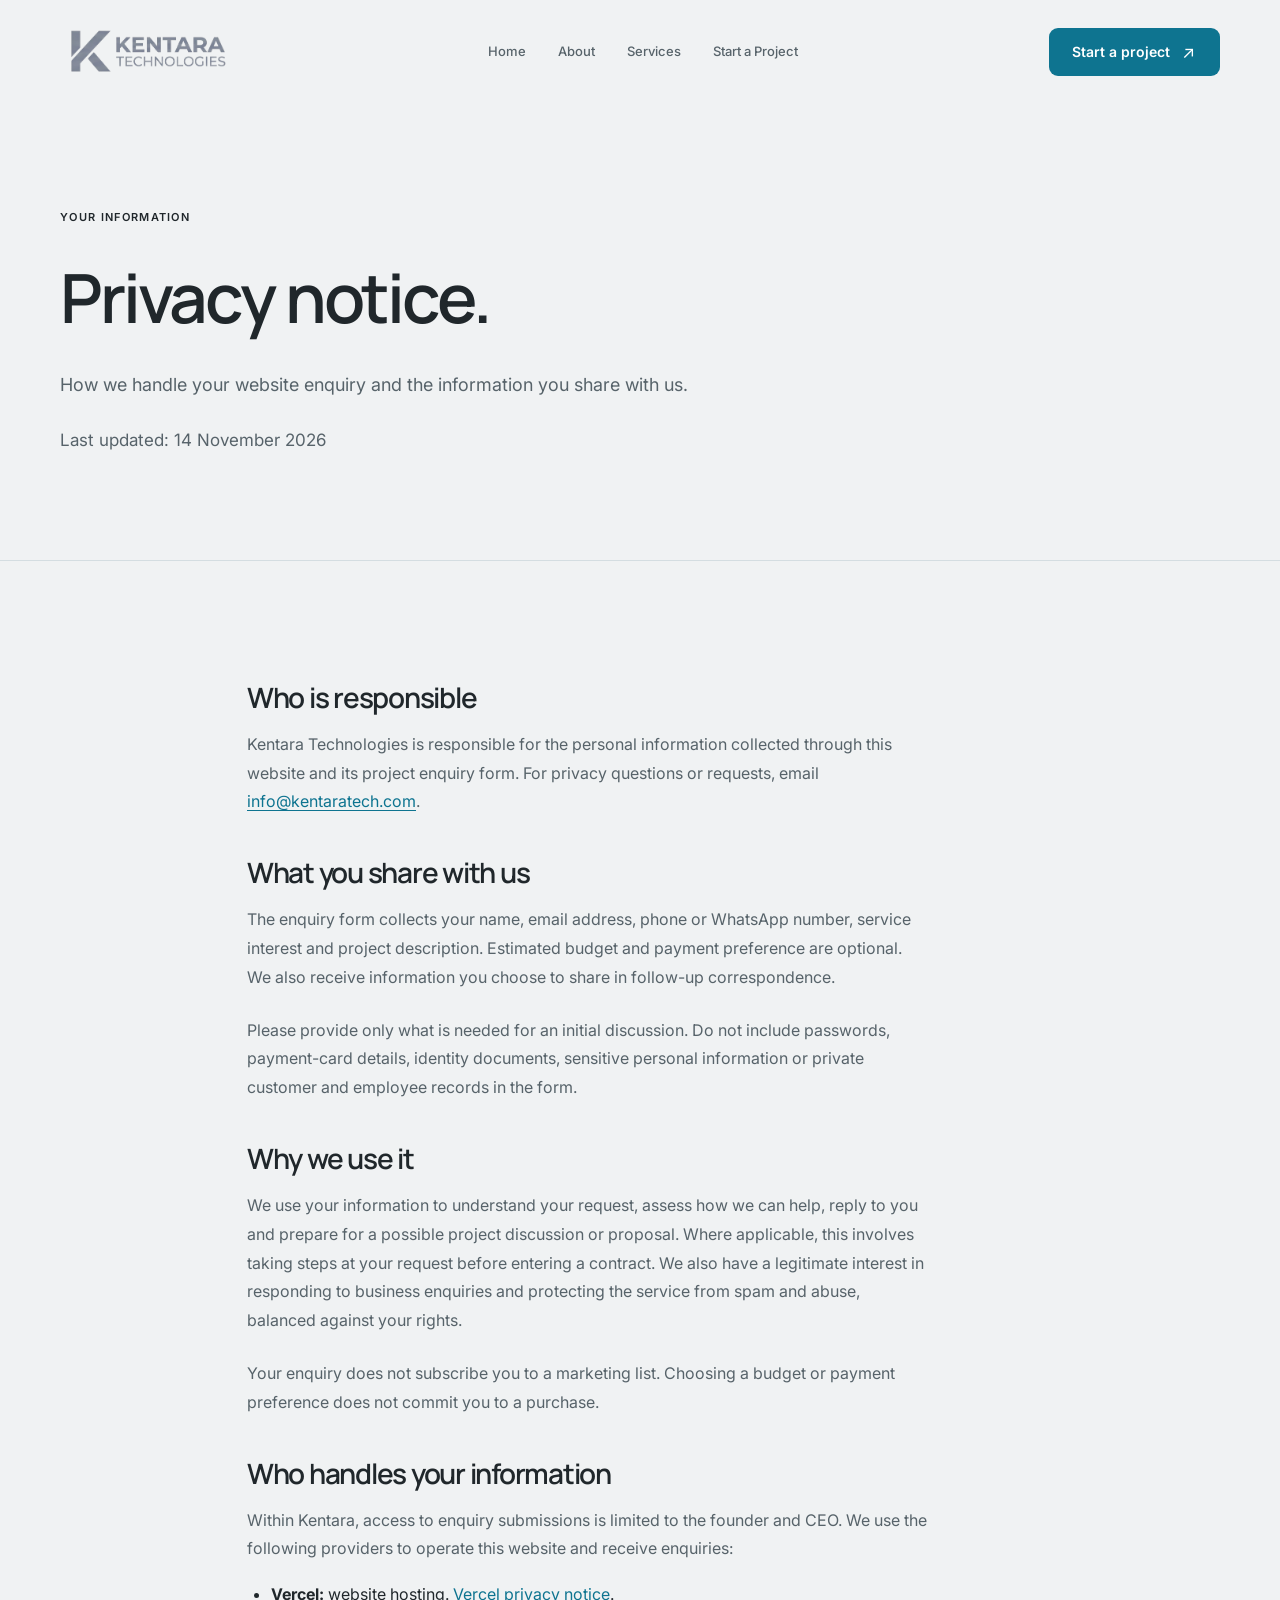
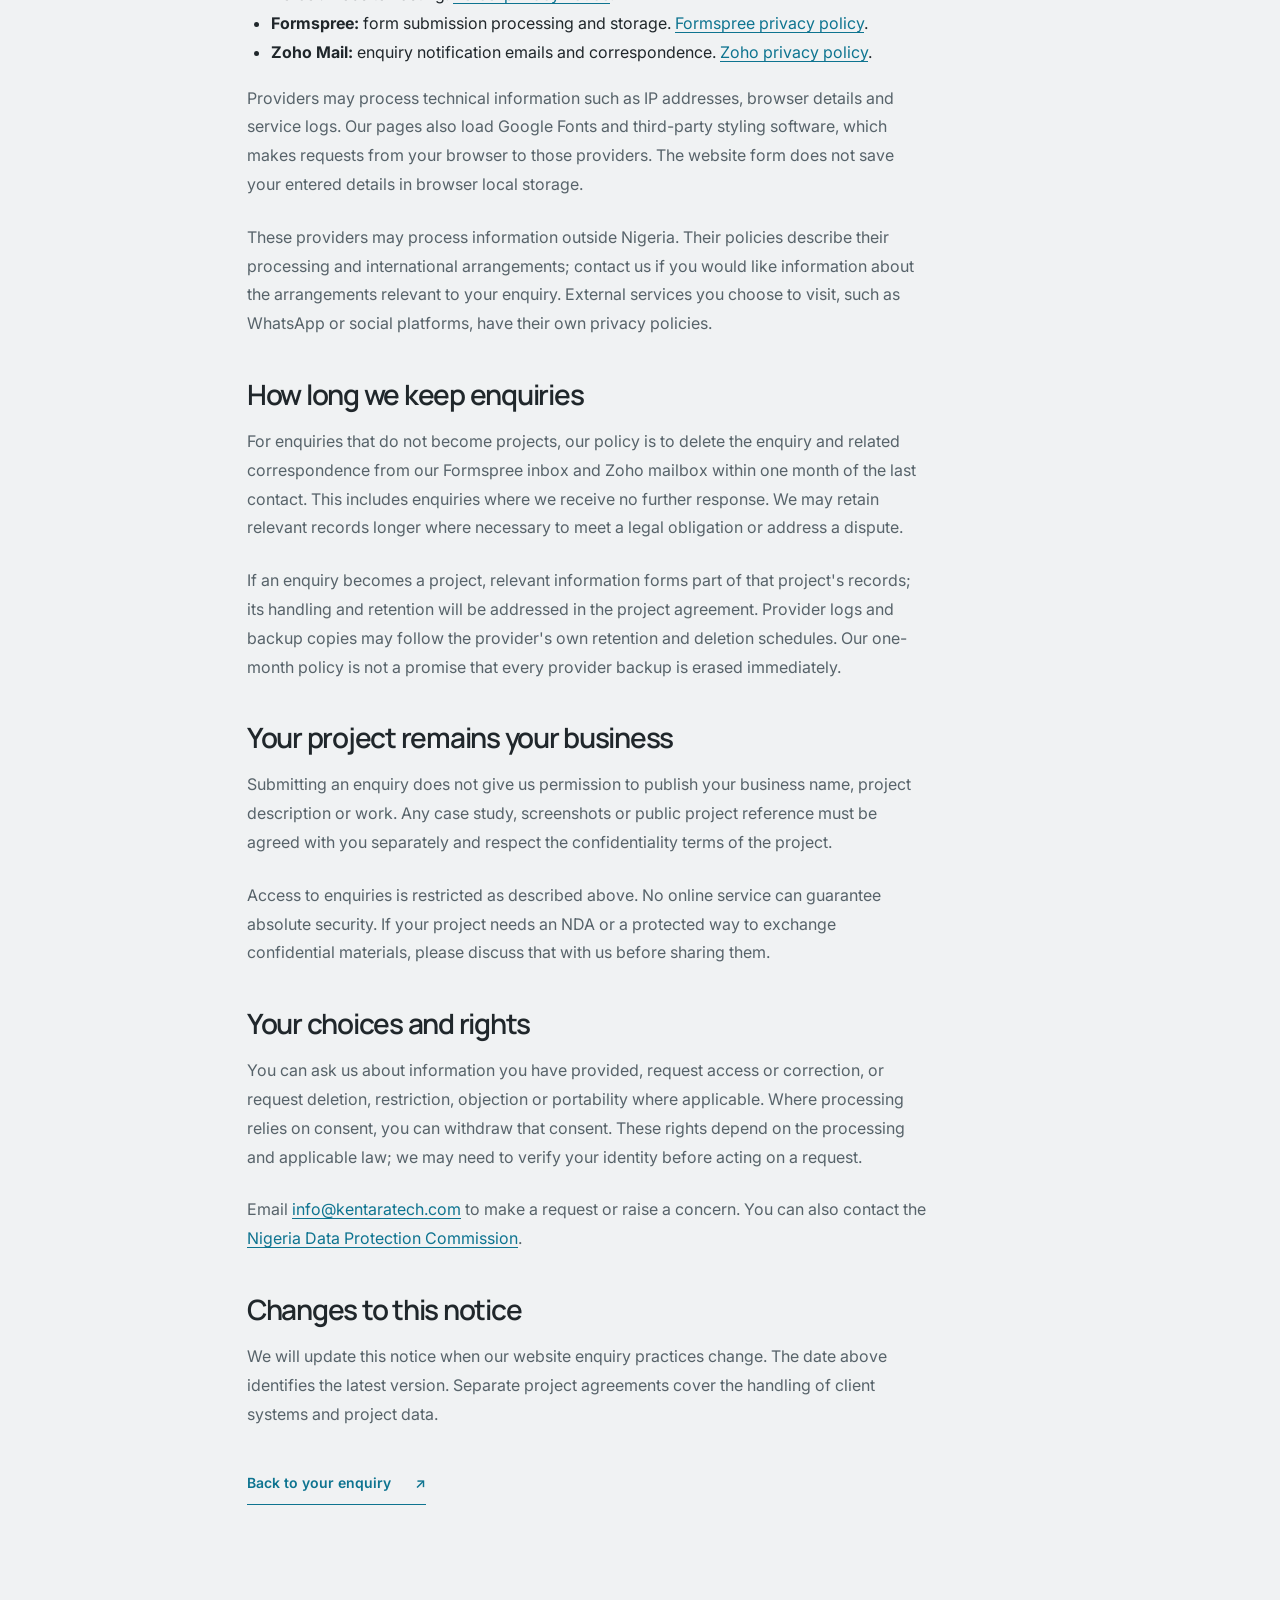
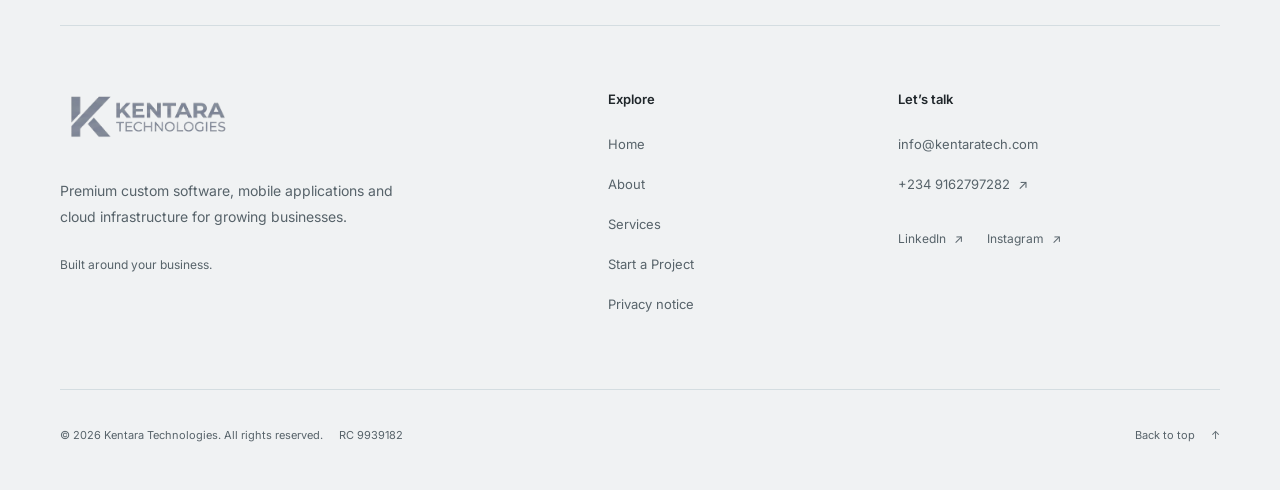
<file: privacy.html>
<!doctype html>
<html lang="en">
  <head>
    <meta charset="UTF-8" />
    <meta name="viewport" content="width=device-width, initial-scale=1.0" />
    <title>Privacy Notice | Kentara Technologies</title>
    <meta name="description" content="How Kentara Technologies handles website enquiries, contact information and requests about your personal data." />
    <link rel="canonical" href="https://www.kentaratech.com/privacy.html" />
    <link rel="icon" href="/favicon.ico" />
    <link rel="preconnect" href="https://fonts.googleapis.com" />
    <link rel="preconnect" href="https://fonts.gstatic.com" crossorigin />
    <link href="https://fonts.googleapis.com/css2?family=Manrope:wght@500;600&family=Inter:wght@400;500;600&display=swap" rel="stylesheet" />
    <link rel="stylesheet" href="assets/css/styles.css" />
    <noscript
      ><style>
        .mobile-menu-btn {
          display: none !important;
        }
        @media (max-width: 959px) {
          .desktop-nav {
            display: block !important;
          }
          .header-container {
            flex-wrap: wrap;
          }
          .desktop-nav {
            width: 100%;
          }
          .nav-links {
            justify-content: space-between;
            gap: 8px;
          }
        }
      </style></noscript
    >
  </head>
  <body id="top" class="page-privacy">
    <a class="skip-link" href="#main-content">Skip to main content</a>
    <header class="header-nav">
      <div class="header-container site-container">
        <a
          href="index.html"
          class="brand-link"
          aria-label="Kentara Technologies home"
          ><img
decoding="async"             src="assets/images/kentara-logo-trans2.png"
            alt="Kentara Technologies"
            class="brand-logo-img"
            width="890"
            height="280"
        /></a>
        <nav class="desktop-nav" aria-label="Main navigation">
          <ul class="nav-links">
            <li><a href="index.html" class="nav-link">Home</a></li>
            <li><a href="about.html" class="nav-link">About</a></li>
            <li><a href="services.html" class="nav-link">Services</a></li>
            <li>
              <a
                href="start-project.html"
                class="nav-link"
                
                >Start a Project</a
              >
            </li>
          </ul>
        </nav>
        <div class="header-cta">
          <a
            class="btn-primary"
            href="start-project.html#project-intake"
            >Start a project<span aria-hidden="true">↗</span></a
          >
        </div>
        <button
          id="mobile-menu-toggle"
          class="mobile-menu-btn"
          type="button"
          aria-label="Open navigation menu"
          aria-expanded="false"
          aria-controls="mobile-nav-overlay"
        >
          Menu <span class="menu-lines" aria-hidden="true"></span>
        </button>
      </div>
    </header>
    <dialog
      id="mobile-nav-overlay"
      class="mobile-nav-overlay"
      aria-labelledby="mobile-menu-title"
    >
      <div class="mobile-nav-header">
        <h2 id="mobile-menu-title">Explore Kentara.</h2>
        <button
          id="mobile-menu-close"
          class="mobile-menu-close"
          type="button"
          aria-label="Close navigation menu"
          autofocus
        >
          ×
        </button>
      </div>
      <nav aria-label="Mobile navigation">
        <ul class="mobile-nav-links">
          <li><a href="index.html" class="mobile-nav-link">Home</a></li>
          <li><a href="about.html" class="mobile-nav-link">About</a></li>
          <li><a href="services.html" class="mobile-nav-link">Services</a></li>
          <li>
            <a
              href="start-project.html"
              class="mobile-nav-link"
              
              >Start a Project</a
            >
          </li>
        </ul>
      </nav>
      <div class="mobile-nav-cta">
        <a
          class="btn-primary"
          href="start-project.html#project-intake"
          >Tell us about your project<span aria-hidden="true">↗</span></a
        >
      </div>
    </dialog>
    <main id="main-content" tabindex="-1">
      <section class="page-hero section-spacing-lg border-divider">
        <div class="site-container">
          <span class="eyebrow">YOUR INFORMATION</span>
          <h1>Privacy notice.</h1>
          <p class="hero-description">How we handle your website enquiry and the information you share with us.</p>
          <p class="section-intro">Last updated: 14 November 2026</p>
        </div>
      </section>
      <section class="section-spacing">
        <div class="site-container privacy-copy">
          <h2>Who is responsible</h2>
          <p>Kentara Technologies is responsible for the personal information collected through this website and its project enquiry form. For privacy questions or requests, email <a href="mailto:info@kentaratech.com">info@kentaratech.com</a>.</p>
          <h2>What you share with us</h2>
          <p>The enquiry form collects your name, email address, phone or WhatsApp number, service interest and project description. Estimated budget and payment preference are optional. We also receive information you choose to share in follow-up correspondence.</p>
          <p>Please provide only what is needed for an initial discussion. Do not include passwords, payment-card details, identity documents, sensitive personal information or private customer and employee records in the form.</p>
          <h2>Why we use it</h2>
          <p>We use your information to understand your request, assess how we can help, reply to you and prepare for a possible project discussion or proposal. Where applicable, this involves taking steps at your request before entering a contract. We also have a legitimate interest in responding to business enquiries and protecting the service from spam and abuse, balanced against your rights.</p>
          <p>Your enquiry does not subscribe you to a marketing list. Choosing a budget or payment preference does not commit you to a purchase.</p>
          <h2>Who handles your information</h2>
          <p>Within Kentara, access to enquiry submissions is limited to the founder and CEO. We use the following providers to operate this website and receive enquiries:</p>
          <ul>
            <li><strong>Vercel:</strong> website hosting. <a href="https://vercel.com/legal/privacy-notice">Vercel privacy notice</a>.</li>
            <li><strong>Formspree:</strong> form submission processing and storage. <a href="https://formspree.io/legal/privacy-policy/">Formspree privacy policy</a>.</li>
            <li><strong>Zoho Mail:</strong> enquiry notification emails and correspondence. <a href="https://www.zoho.com/privacy.html">Zoho privacy policy</a>.</li>
          </ul>
          <p>Providers may process technical information such as IP addresses, browser details and service logs. Our pages also load Google Fonts and third-party styling software, which makes requests from your browser to those providers. The website form does not save your entered details in browser local storage.</p>
          <p>These providers may process information outside Nigeria. Their policies describe their processing and international arrangements; contact us if you would like information about the arrangements relevant to your enquiry. External services you choose to visit, such as WhatsApp or social platforms, have their own privacy policies.</p>
          <h2>How long we keep enquiries</h2>
          <p>For enquiries that do not become projects, our policy is to delete the enquiry and related correspondence from our Formspree inbox and Zoho mailbox within one month of the last contact. This includes enquiries where we receive no further response. We may retain relevant records longer where necessary to meet a legal obligation or address a dispute.</p>
          <p>If an enquiry becomes a project, relevant information forms part of that project's records; its handling and retention will be addressed in the project agreement. Provider logs and backup copies may follow the provider's own retention and deletion schedules. Our one-month policy is not a promise that every provider backup is erased immediately.</p>
          <h2>Your project remains your business</h2>
          <p>Submitting an enquiry does not give us permission to publish your business name, project description or work. Any case study, screenshots or public project reference must be agreed with you separately and respect the confidentiality terms of the project.</p>
          <p>Access to enquiries is restricted as described above. No online service can guarantee absolute security. If your project needs an NDA or a protected way to exchange confidential materials, please discuss that with us before sharing them.</p>
          <h2>Your choices and rights</h2>
          <p>You can ask us about information you have provided, request access or correction, or request deletion, restriction, objection or portability where applicable. Where processing relies on consent, you can withdraw that consent. These rights depend on the processing and applicable law; we may need to verify your identity before acting on a request.</p>
          <p>Email <a href="mailto:info@kentaratech.com">info@kentaratech.com</a> to make a request or raise a concern. You can also contact the <a href="https://ndpc.gov.ng/">Nigeria Data Protection Commission</a>.</p>
          <h2>Changes to this notice</h2>
          <p>We will update this notice when our website enquiry practices change. The date above identifies the latest version. Separate project agreements cover the handling of client systems and project data.</p>
          <a class="text-link" href="start-project.html#project-intake">Back to your enquiry <span aria-hidden="true">↗</span></a>
        </div>
      </section>
    </main>
    <footer class="site-footer">
      <div class="site-container">
        <div class="footer-grid">
          <div class="footer-brand">
            <a
              href="index.html"
              class="brand-link"
              aria-label="Kentara Technologies home"
              ><img
decoding="async"                 src="assets/images/kentara-logo-trans2.png"
                alt="Kentara Technologies"
                class="brand-logo-img"
                width="890"
                height="280"
                loading="lazy"
            /></a>
            <p>
              Premium custom software, mobile applications and cloud
              infrastructure for growing businesses.
            </p>
            <span class="footer-tagline">Built around your business.</span>
          </div>
          <nav aria-label="Footer navigation">
            <h2>Explore</h2>
            <ul>
              <li><a href="index.html">Home</a></li>
              <li><a href="about.html">About</a></li>
              <li><a href="services.html">Services</a></li>
              <li><a href="start-project.html">Start a Project</a></li>
              <li><a href="privacy.html">Privacy notice</a></li>
            </ul>
          </nav>
          <div class="footer-contact">
            <h2>Let’s talk</h2>
            <a href="mailto:info@kentaratech.com">info@kentaratech.com</a
            ><a
              href="https://wa.me/2349162797282"
              target="_blank"
              rel="noopener"
              >+234 9162797282 <span aria-hidden="true">↗</span></a
            >
            <div class="social-links">
              <a
                href="https://www.linkedin.com/company/kentara-technologies"
                target="_blank"
                rel="noopener"
                >LinkedIn <span aria-hidden="true">↗</span></a
              ><a
                href="https://www.instagram.com/kentaratech/"
                target="_blank"
                rel="noopener"
                >Instagram <span aria-hidden="true">↗</span></a
              >
            </div>
          </div>
        </div>
        <div class="footer-bottom">
          <p class="footer-legal"><span>© 2026 Kentara Technologies. All rights reserved.</span><span class="footer-registration">RC 9939182</span></p>
          <a href="#top">Back to top <span aria-hidden="true">↑</span></a>
        </div>
      </div>
    </footer>
    <script src="assets/js/main.js" defer></script>
  </body>
</html>
</file>
<file: assets/css/styles.css>
/* Kentara — Expressive Cyan. Shared tokens are also consumed by Tailwind. */
:root {
  --bg-primary: #f0f2f3;
  --bg-secondary: #ffffff;
  --bg-tertiary: #e3e8ea;
  --text-primary: #20272b;
  --text-secondary: #57636a;
  --accent-cyan: #0e7490;
  --accent-cyan-hover: #0b6077;
  --cyan-mist: #b9dde5;
  --border-color: #d4dde1;
  --font-heading: "Manrope", Arial, sans-serif;
  --font-body: "Inter", Arial, sans-serif;
  --content-width: 1160px;
  --radius: 16px;
  --space-1: 8px;
  --space-2: 16px;
  --space-3: 24px;
  --space-4: 32px;
  --space-5: 40px;
  --space-6: 48px;
  --space-8: 64px;
  --space-10: 80px;
  --space-13: 104px;
  --space-15: 120px;
  --motion-fast: 180ms;
  --motion-base: 300ms;
  --button-height: 52px;
  --button-padding-y: 14px;
  --button-padding-x: 26px;
  --button-radius: 9px;
  --button-gap: 9px;
}
*,
*::before,
*::after {
  box-sizing: border-box;
}
html {
  scroll-behavior: smooth;
  scroll-padding-top: 112px;
  background: var(--bg-primary);
}
html body {
  margin: 0;
  background: var(--bg-primary);
  color: var(--text-primary);
  font: 400 17px/1.8 var(--font-body);
  -webkit-font-smoothing: antialiased;
}
::selection {
  background: var(--cyan-mist);
  color: var(--text-primary);
}
h1,
h2,
h3,
p,
figure {
  margin: 0;
}
body h1,
body h2,
body h3 {
  font-family: var(--font-heading);
  font-weight: 600;
  line-height: 1.18;
  letter-spacing: -0.045em;
  text-wrap: balance;
}
body h1 {
  font-size: clamp(44px, 5.3vw, 72px);
  line-height: 1.14;
}
body h2 {
  font-size: clamp(32px, 3.5vw, 46px);
}
body h3 {
  font-size: 26px;
  letter-spacing: -0.03em;
}
p {
  color: var(--text-secondary);
  max-width: 680px;
}
p + p {
  margin-top: var(--space-3);
}
a {
  color: inherit;
  text-decoration: none;
  transition:
    color var(--motion-fast),
    background-color var(--motion-fast),
    border-color var(--motion-fast);
}
button {
  font: inherit;
  cursor: pointer;
}
button,
a,
summary {
  touch-action: manipulation;
}
a:focus-visible,
button:focus-visible,
summary:focus-visible {
  outline: 3px solid var(--accent-cyan);
  outline-offset: 5px;
  border-radius: 4px;
}
img {
  display: block;
  max-width: 100%;
  height: auto;
}
[hidden] {
  display: none !important;
}
.site-container {
  width: 100%;
  max-width: calc(var(--content-width) + 64px);
  margin-inline: auto;
  padding-inline: var(--space-4);
}
.section-spacing {
  padding-block: var(--space-15);
}
.section-spacing-lg {
  padding-block: var(--space-13);
}
.compact-section {
  padding-top: var(--space-8);
}
.border-divider {
  border-bottom: 1px solid var(--border-color);
}
.surface-silver {
  background: var(--bg-tertiary);
}
.surface-white {
  background: var(--bg-secondary);
}
.text-cyan {
  color: var(--accent-cyan);
}
.text-secondary {
  color: var(--text-secondary);
}
/* Small cyan text needs the deeper interaction shade on Soft Silver for AA contrast. */
.surface-silver .text-link,
.surface-silver .founder-role {
  color: var(--accent-cyan-hover);
  border-color: var(--accent-cyan-hover);
}
.eyebrow {
  display: flex;
  align-items: center;
  gap: var(--space-1);
  font-size: 11px;
  font-weight: 600;
  line-height: 1.6;
  letter-spacing: 0.12em;
  text-transform: uppercase;
}
.supporting-label {
  display: block;
  font-size: 12px;
  color: var(--text-secondary);
  line-height: 1.7;
}
.section-heading {
  display: flex;
  align-items: flex-end;
  justify-content: space-between;
  gap: var(--space-8);
  margin-bottom: var(--space-8);
}
.section-heading h2 {
  margin-top: var(--space-3);
}
.section-heading > p {
  font-size: 17px;
  max-width: 360px;
}
.section-intro {
  margin-top: var(--space-3);
}
.skip-link {
  position: fixed;
  z-index: 100;
  top: 8px;
  left: 8px;
  transform: translateY(-180%);
  background: var(--bg-secondary);
  color: var(--text-primary);
  padding: var(--space-2) var(--space-3);
  border: 2px solid var(--accent-cyan);
  border-radius: 8px;
}
.skip-link:focus {
  transform: none;
}
/* Shared header and native modal navigation. */
.header-nav {
  position: sticky;
  top: 0;
  z-index: 20;
  background: var(--bg-primary);
  border-bottom: 1px solid transparent;
  transition: border-color var(--motion-fast);
}
.header-nav.is-scrolled {
  border-color: var(--border-color);
}
.header-container {
  display: flex;
  justify-content: space-between;
  align-items: center;
  gap: var(--space-3);
  min-height: 104px;
  padding-block: var(--space-2);
}
.brand-link {
  display: inline-block;
  flex-shrink: 0;
}
.brand-logo-img {
  width: 176px;
  height: auto;
  object-fit: contain;
}
.nav-links {
  display: flex;
  align-items: center;
  gap: 32px;
  padding: 0;
  margin: 0;
  list-style: none;
}
.nav-link {
  position: relative;
  display: inline-flex;
  align-items: center;
  min-height: 44px;
  padding-block: var(--space-1);
  font-size: 13px;
  font-weight: 500;
  color: var(--text-secondary);
}
.nav-link::after {
  content: "";
  position: absolute;
  bottom: 2px;
  left: 0;
  right: 0;
  height: 2px;
  background: var(--accent-cyan);
  transform: scaleX(0);
  transform-origin: left;
  transition: transform var(--motion-fast);
}
.nav-link.active,
.nav-link:hover {
  color: var(--text-primary);
}
.nav-link.active::after,
.nav-link:hover::after {
  transform: scaleX(1);
}
.header-cta .btn-primary {
  font-size: 14px;
  padding: 12px 22px;
  min-height: 48px;
}
.mobile-menu-btn {
  display: none;
  align-items: center;
  justify-content: center;
  gap: 12px;
  background: transparent;
  color: var(--text-primary);
  border: 1px solid var(--border-color);
  border-radius: 8px;
  padding: 10px 14px;
  min-height: 44px;
  font-size: 13px;
  font-weight: 500;
}
.menu-lines {
  width: 16px;
  height: 10px;
  border-block: 1px solid currentColor;
}
.mobile-nav-overlay {
  background: var(--bg-secondary);
  color: var(--text-primary);
  border: 1px solid var(--border-color);
  border-radius: var(--radius);
  width: min(480px, calc(100% - 32px));
  max-height: calc(100dvh - 32px);
  padding: var(--space-4);
  margin: 16px 16px auto auto;
  overflow-y: auto;
  box-shadow: 0 16px 64px #20272b14;
}
.mobile-nav-overlay::backdrop {
  background: #20272b66;
}
.mobile-nav-overlay:not([open]) {
  display: none;
}
body.menu-open {
  overflow: hidden;
}
.mobile-nav-header {
  display: flex;
  align-items: center;
  justify-content: space-between;
  gap: var(--space-2);
  border-bottom: 1px solid var(--border-color);
  padding-bottom: var(--space-3);
}
.mobile-nav-header h2 {
  font-size: 24px;
}
.mobile-menu-close {
  display: grid;
  place-items: center;
  width: 44px;
  height: 44px;
  color: var(--text-primary);
  border: 1px solid var(--border-color);
  background: var(--bg-primary);
  border-radius: 50%;
  font-size: 28px;
  line-height: 1;
}
.mobile-nav-links {
  list-style: none;
  padding: var(--space-3) 0;
  margin: 0;
}
.mobile-nav-link {
  display: block;
  font: 600 24px/1.4 var(--font-heading);
  letter-spacing: -0.03em;
  padding: var(--space-2) 0;
}
.mobile-nav-link.active {
  color: var(--accent-cyan);
}
.mobile-nav-cta {
  border-top: 1px solid var(--border-color);
  padding-top: var(--space-3);
}
.mobile-nav-cta .btn-primary {
  width: 100%;
}
/* Buttons and links. */
.btn-primary,
.btn-secondary {
  display: inline-flex;
  align-items: center;
  justify-content: center;
  gap: var(--button-gap);
  max-width: 100%;
  padding: var(--button-padding-y) var(--button-padding-x);
  min-height: var(--button-height);
  border: 1px solid transparent;
  border-radius: var(--button-radius);
  font: 600 15px/22px var(--font-body);
  text-align: center;
  transition:
    transform var(--motion-fast),
    background-color var(--motion-fast),
    border-color var(--motion-fast);
}
.btn-primary {
  background: var(--accent-cyan);
  color: var(--bg-secondary);
}
.btn-primary:hover:not(:disabled) {
  background: var(--accent-cyan-hover);
  transform: translateY(-2px);
}
.btn-secondary {
  background: transparent;
  color: var(--text-primary);
  border-color: var(--border-color);
}
.btn-secondary:hover:not(:disabled) {
  background: var(--bg-secondary);
  border-color: var(--text-secondary);
  transform: translateY(-2px);
}
.btn-primary > span[aria-hidden]:not(.submit-state),
.btn-secondary > span[aria-hidden]:not(.submit-state) {
  display: inline-flex;
  align-items: center;
  justify-content: center;
  width: 18px;
  height: 18px;
  font-size: 17px;
  font-weight: 400;
  flex-shrink: 0;
  line-height: 1;
}
.btn-primary:disabled,
.btn-secondary:disabled {
  cursor: not-allowed;
  opacity: 0.7;
  transform: none;
}
.btn-primary:focus-visible,
.btn-secondary:focus-visible {
  border-radius: var(--button-radius);
}
.visually-hidden {
  position: absolute;
  width: 1px;
  height: 1px;
  padding: 0;
  margin: -1px;
  overflow: hidden;
  clip-path: inset(50%);
  white-space: nowrap;
  border: 0;
}
.text-link {
  display: inline-flex;
  justify-content: space-between;
  align-items: center;
  gap: var(--space-3);
  padding-block: 10px;
  min-height: 44px;
  color: var(--accent-cyan);
  border-bottom: 1px solid var(--accent-cyan);
  font-size: 14px;
  font-weight: 600;
  line-height: 1.5;
}
.text-link:hover {
  color: var(--accent-cyan-hover);
  border-color: var(--accent-cyan-hover);
}
/* Homepage. */
.home-hero {
  padding-top: calc(var(--space-8) + var(--space-4));
  padding-bottom: 0;
}
.hero-layout {
  display: grid;
  grid-template-columns: minmax(0, 1fr) 288px;
  gap: var(--space-8);
  align-items: center;
}
.home-hero h1 {
  margin-top: 0;
}
.hero-description {
  font-size: 18px;
  max-width: 640px;
  line-height: 1.85;
  margin-top: var(--space-4);
}
.hero-actions {
  display: flex;
  flex-wrap: wrap;
  align-items: center;
  gap: var(--space-2);
  margin-top: var(--space-5);
}
.hero-aside {
  background: var(--bg-secondary);
  padding: var(--space-4);
  border: 1px solid var(--border-color);
  border-radius: var(--radius);
}
.aside-heading {
  display: flex;
  justify-content: space-between;
  align-items: flex-start;
  gap: var(--space-2);
  padding-bottom: var(--space-4);
  border-bottom: 1px solid var(--border-color);
}
.aside-heading .eyebrow {
  font-size: 10px;
  letter-spacing: 0.08em;
  max-width: 140px;
  color: var(--text-secondary);
}
.aside-arrow {
  font-size: 28px;
  color: var(--accent-cyan);
  line-height: 1;
}
.outcome-item {
  display: flex;
  align-items: flex-start;
  gap: var(--space-2);
  margin-top: var(--space-4);
}
.outcome-item > span {
  font-size: 10px;
  color: var(--accent-cyan);
  padding-top: 7px;
}
.outcome-item h2 {
  font-size: 23px;
  letter-spacing: -0.04em;
}
.outcome-item p {
  font-size: 12px;
  line-height: 1.8;
  margin-top: var(--space-1);
}
.hero-baseline {
  display: flex;
  justify-content: space-between;
  align-items: center;
  gap: var(--space-3);
  border-bottom: 1px solid var(--border-color);
  border-top: 1px solid var(--border-color);
  margin-top: var(--space-10);
  padding-block: var(--space-2);
}
.hero-baseline > span {
  font-size: 10px;
  letter-spacing: 0.08em;
  color: var(--text-secondary);
}
.hero-baseline > a {
  display: inline-flex;
  gap: var(--space-4);
  align-items: center;
  min-height: 44px;
  font-size: 12px;
}
/* Service disclosures — native semantics and keyboard support. */
.service-accordion {
  border-top: 1px solid var(--border-color);
}
.service-detail {
  border-bottom: 1px solid var(--border-color);
  scroll-margin-top: 128px;
}
.service-detail summary {
  list-style: none;
  display: grid;
  grid-template-columns: 56px minmax(0, 1fr) 44px;
  align-items: center;
  gap: var(--space-3);
  padding-block: var(--space-4);
  cursor: pointer;
}
summary::-webkit-details-marker {
  display: none;
}
.service-number {
  color: var(--accent-cyan);
  padding: 14px 20px;
  min-height: 48px;
  font-variant-numeric: tabular-nums;
}
.service-title {
  display: flex;
  flex-direction: column;
  gap: var(--space-1);
}
.service-name {
  font: 600 27px/1.3 var(--font-heading);
  letter-spacing: -0.035em;
}
.service-subtitle {
  font-size: 13px;
  color: var(--text-secondary);
}
.disclosure-icon {
  display: grid;
  place-items: center;
  width: 40px;
  height: 40px;
  border: 1px solid var(--border-color);
  border-radius: 50%;
  font: 400 25px/1 var(--font-body);
  transition:
    transform var(--motion-fast),
    background-color var(--motion-fast),
    border-color var(--motion-fast);
  flex-shrink: 0;
}
[open] > summary .disclosure-icon {
  transform: rotate(45deg);
  background: var(--cyan-mist);
  border-color: var(--cyan-mist);
}
summary:hover .service-name,
summary:hover > span:first-child:not(.service-number) {
  color: var(--accent-cyan);
}
.service-content {
  padding: 0 80px var(--space-4);
  max-width: 840px;
}
.service-content p {
  font-size: 17px;
}
.service-content .text-link {
  margin-top: var(--space-3);
}
.check-list {
  list-style: none;
  margin: var(--space-3) 0 0;
  padding: 0;
  display: grid;
  gap: 12px;
}
.check-list li {
  display: flex;
  gap: 12px;
  font-size: 15px;
  line-height: 1.7;
}
.check-list li::before {
  content: "↗";
  color: var(--accent-cyan);
}
.service-support {
  display: flex;
  align-items: center;
  justify-content: space-between;
  gap: var(--space-5);
  margin-top: var(--space-4);
}
.service-support p {
  font-size: 14px;
  max-width: 590px;
}
.service-support .text-link {
  flex-shrink: 0;
}
.principles-grid {
  display: grid;
  grid-template-columns: repeat(4, minmax(0, 1fr));
  gap: var(--space-3);
}
.principle-card {
  background: var(--bg-secondary);
  border: 1px solid var(--border-color);
  border-radius: var(--radius);
  padding: var(--space-4) 28px;
}
.principle-icon {
  display: grid;
  place-items: center;
  border: 1px solid var(--border-color);
  width: 40px;
  height: 40px;
  border-radius: 8px;
  font-size: 25px;
  color: var(--accent-cyan);
  margin-bottom: var(--space-4);
}
.principle-card h3 {
  font-size: 24px;
}
.principle-card p {
  font-size: 15px;
  margin-top: var(--space-2);
  line-height: 1.85;
}
.process-grid {
  list-style: none;
  padding: 0;
  margin: 0;
  display: grid;
  grid-template-columns: repeat(5, minmax(0, 1fr));
  gap: var(--space-4);
}
.process-grid li {
  border-top: 1px solid var(--border-color);
  padding-top: var(--space-3);
}
.step-number {
  font: 500 32px/1 var(--font-heading);
  color: var(--accent-cyan);
  letter-spacing: -0.04em;
}
.process-grid h3 {
  font-size: 21px;
  margin-top: var(--space-4);
}
.process-grid p {
  font-size: 14px;
  line-height: 1.85;
  margin-top: var(--space-2);
}
.flex-intro {
  display: grid;
  grid-template-columns: 1.1fr 1fr;
  gap: 96px;
  align-items: center;
}
.flex-intro h2 {
  margin-top: var(--space-3);
}
.flex-intro p {
  font-size: 17px;
}
.flex-intro .text-link {
  margin-top: var(--space-3);
}
.closing-section {
  padding-top: 80px;
  padding-bottom: var(--space-13);
}
.closing-cta {
  display: grid;
  grid-template-columns: minmax(0, 1fr) auto;
  align-items: center;
  gap: var(--space-8);
  border: 1px solid var(--border-color);
  border-radius: var(--radius);
  padding: 56px;
  background: var(--bg-secondary);
}
.closing-cta h2 {
  margin-top: var(--space-3);
}
.closing-cta p {
  margin-top: var(--space-3);
  font-size: 16px;
  max-width: 520px;
}
.closing-action {
  display: flex;
  flex-direction: column;
  gap: var(--space-2);
  align-items: flex-start;
}
.closing-action .supporting-label {
  font-size: 11px;
}
/* About and shared editorial layouts. */
.page-hero h1 {
  margin-top: var(--space-4);
  max-width: 1000px;
}
.page-hero .hero-description {
  max-width: 670px;
}
.editorial-grid {
  display: grid;
  grid-template-columns: 1fr 1.1fr;
  gap: var(--space-10);
  align-items: start;
}
.editorial-grid h2 {
  margin-top: var(--space-3);
}
.editorial-copy {
  max-width: 640px;
}
.editorial-copy .lead-copy {
  font-size: 22px;
  font-weight: 500;
  line-height: 1.7;
  color: var(--text-primary);
}
.editorial-copy .text-link {
  margin-top: var(--space-3);
}
.values-grid {
  display: grid;
  grid-template-columns: repeat(4, minmax(0, 1fr));
  gap: var(--space-4);
}
.value-item {
  border-top: 1px solid var(--border-color);
  padding-top: var(--space-3);
}
.value-item h3 {
  margin-top: var(--space-3);
  font-size: 25px;
}
.value-item p {
  font-size: 15px;
  margin-top: var(--space-2);
  line-height: 1.85;
}
.founder-grid {
  display: grid;
  grid-template-columns: 0.85fr 1.15fr;
  gap: 96px;
  align-items: center;
}
.founder-portrait {
  max-width: 440px;
}
.founder-portrait img {
  border-radius: var(--radius);
  width: 100%;
  height: auto;
}
.founder-copy h2 {
  margin-top: var(--space-3);
}
.founder-role {
  display: block;
  font-size: 14px;
  font-weight: 500;
  color: var(--accent-cyan);
  margin-top: var(--space-2);
}
.founder-copy blockquote {
  margin: var(--space-4) 0;
  font: 500 24px/1.65 var(--font-heading);
  letter-spacing: -0.03em;
}
.founder-copy > p {
  font-size: 16px;
}
.status-badge {
  display: inline-flex;
  margin-top: var(--space-3);
  padding: 8px 16px;
  border-radius: 8px;
  background: var(--cyan-mist);
  font-size: 12px;
  font-weight: 500;
  color: var(--text-primary);
}
/* Detailed service page. */
.support-grid {
  display: grid;
  grid-template-columns: 1fr 1fr;
  gap: 0 var(--space-8);
}
.support-detail {
  border-top: 1px solid var(--border-color);
}
.support-detail summary {
  display: flex;
  justify-content: space-between;
  align-items: center;
  gap: var(--space-3);
  min-height: 96px;
  padding-block: var(--space-3);
  list-style: none;
  cursor: pointer;
  font: 600 20px/1.4 var(--font-heading);
  letter-spacing: -0.025em;
}
.support-detail .disclosure-icon {
  width: 32px;
  height: 32px;
  font-size: 21px;
}
.support-content {
  padding: 0 var(--space-6) var(--space-4) 0;
}
.support-content p {
  font-size: 16px;
}
/* Existing project enquiry workflow, with terms kept close to the enquiry. */
.project-hero-grid {
  display: grid;
  grid-template-columns: minmax(0, 2fr) minmax(0, 3fr);
  align-items: start;
  gap: 48px;
}
.project-hero h1 {
  font-size: clamp(40px, 4.4vw, 64px);
  margin-top: var(--space-4);
}
.project-hero .hero-description {
  font-size: 18px;
}
.intake-card {
  background: var(--bg-secondary);
  border: 1px solid var(--border-color);
  border-radius: var(--radius);
  padding: 32px;
}
.intake-card h2 {
  font-size: 32px;
  margin-top: var(--space-3);
}
.intake-card p {
  font-size: 15px;
  margin-top: var(--space-3);
}
.intake-card .supporting-label {
  margin-top: 12px;
  font-size: 11px;
}
.project-form {
  margin-top: var(--space-3);
}
.project-form-fields {
  display: grid;
  gap: 18px;
}
.form-field {
  display: grid;
  gap: 8px;
}
.form-field label {
  color: var(--text-primary);
  font-size: 13px;
  font-weight: 600;
  line-height: 1.4;
}
.form-field label > span:first-child {
  color: var(--accent-cyan);
}
.form-field .optional-label {
  color: var(--text-secondary);
  font-weight: 400;
}
.form-field input,
.form-field select,
.form-field textarea {
  width: 100%;
  border: 1px solid var(--border-color);
  border-radius: 8px;
  background: var(--bg-primary);
  color: var(--text-primary);
  font: 400 15px/1.5 var(--font-body);
  padding: 11px 13px;
}
.form-field input,
.form-field select {
  min-height: 48px;
}
.form-field textarea {
  min-height: 128px;
  resize: vertical;
}
.form-field input::placeholder,
.form-field textarea::placeholder {
  color: var(--text-secondary);
  opacity: 0.8;
}
.form-field input:focus,
.form-field select:focus,
.form-field textarea:focus {
  border-color: var(--accent-cyan);
  outline: 3px solid var(--cyan-mist);
  outline-offset: 1px;
}
.form-honeypot {
  position: absolute;
  width: 1px;
  height: 1px;
  padding: 0 !important;
  border: 0 !important;
  clip: rect(0 0 0 0);
  clip-path: inset(50%);
  overflow: hidden;
  white-space: nowrap;
}
.form-privacy {
  margin-top: var(--space-2);
  font-size: 12px;
  line-height: 1.5;
}
.form-privacy a {
  color: var(--accent-cyan);
  text-decoration: underline;
  text-underline-offset: 3px;
}
.privacy-copy {
  max-width: 850px;
}
.privacy-copy h2 {
  font-size: 28px;
  margin-block: 40px 16px;
}
.privacy-copy h2:first-child { margin-top: 0; }
.privacy-copy p,
.privacy-copy li { font-size: 16px; }
.privacy-copy a:not(.text-link) {
  color: var(--accent-cyan);
  text-decoration: underline;
  text-underline-offset: 3px;
  overflow-wrap: anywhere;
}
.privacy-copy ul { padding-left: 24px; }
.privacy-copy .text-link { margin-top: 32px; }
.intake-card .form-help,
.payment-guidance p {
  font-size: 13px;
  line-height: 1.65;
  margin-top: 8px;
}
.payment-guidance {
  font-size: 13px;
}
.payment-guidance summary {
  display: flex;
  align-items: center;
  justify-content: space-between;
  gap: 12px;
  min-height: 44px;
  color: var(--accent-cyan);
  cursor: pointer;
  list-style: none;
  font-weight: 600;
}
.payment-guidance a {
  display: inline-flex;
  align-items: center;
  gap: 9px;
  min-height: 44px;
  color: var(--accent-cyan);
  text-decoration: underline;
  text-underline-offset: 4px;
}
.intake-card .form-reply {
  font-size: 13px;
  font-weight: 600;
  color: var(--accent-cyan);
}
.form-status {
  padding: 14px 16px;
  border: 1px solid currentColor;
  border-radius: 8px;
  margin-top: var(--space-3);
  color: #b42318;
  font-size: 13px;
  line-height: 1.5;
}
.form-status a {
  font-weight: 600;
  text-decoration: underline;
  text-underline-offset: 3px;
  overflow-wrap: anywhere;
}
.form-field [aria-invalid="true"] {
  border-color: #b42318;
}
.intake-card .field-error {
  color: #b42318;
  font-size: 13px;
  line-height: 1.5;
  margin: 0;
}
.form-submit {
  display: grid;
  width: min(100%, 260px);
  margin-inline: auto;
  margin-top: var(--space-3);
}
.form-submit .submit-state {
  grid-area: 1 / 1;
  display: inline-flex;
  align-items: center;
  justify-content: center;
  gap: var(--button-gap);
}
.form-submit.is-loading .submit-idle {
  visibility: hidden;
}
.form-submit .submit-arrow {
  font-size: 17px;
  line-height: 1;
}
.form-submit:disabled {
  cursor: wait;
  opacity: 0.8;
}
.button-spinner {
  flex: 0 0 17px;
  width: 17px;
  height: 17px;
  border: 2px solid currentColor;
  border-right-color: transparent;
  border-radius: 50%;
  animation: enquiry-spin 800ms linear infinite;
}
@keyframes enquiry-spin {
  to { transform: rotate(360deg); }
}
@media (prefers-reduced-motion: reduce) {
  .button-spinner { animation: none; }
}
.form-success {
  display: flex;
  flex-direction: column;
  align-items: center;
  justify-content: center;
  min-height: 400px;
  padding-block: var(--space-5);
  text-align: center;
}
.success-icon {
  display: grid;
  place-items: center;
  width: 64px;
  height: 64px;
  border-radius: 50%;
  background: var(--cyan-mist);
  color: var(--accent-cyan);
  margin-bottom: var(--space-4);
}
.success-icon svg {
  width: 30px;
  height: 30px;
}
.form-success h2 {
  font-size: 32px;
  letter-spacing: -0.03em;
  margin: 0;
}
.form-success p {
  max-width: 420px;
  margin-top: var(--space-3);
}
.form-success .text-link {
  margin-top: var(--space-4);
}
.intake-contact {
  display: flex;
  flex-direction: column;
  gap: var(--space-1);
  margin-top: var(--space-4);
  padding-top: var(--space-3);
  border-top: 1px solid var(--border-color);
  font-size: 12px;
}
.intake-contact > span {
  color: var(--text-secondary);
}
.intake-contact a {
  color: var(--accent-cyan);
  font-weight: 500;
  overflow-wrap: anywhere;
}
.next-grid {
  display: grid;
  grid-template-columns: 0.9fr 1.1fr;
  gap: 96px;
}
.next-grid h2 {
  margin-top: var(--space-3);
}
.next-grid .section-intro {
  max-width: 350px;
  font-size: 16px;
}
.next-steps {
  padding: 0;
  margin: 0;
  list-style: none;
}
.next-steps li {
  display: grid;
  grid-template-columns: 32px minmax(0, 1fr);
  gap: var(--space-3);
  border-top: 1px solid var(--border-color);
  padding-block: var(--space-4);
}
.next-steps li:first-child {
  padding-top: var(--space-3);
}
.next-steps h3 {
  font-size: 23px;
  line-height: 1.4;
}
.next-steps p {
  font-size: 16px;
  margin-top: var(--space-1);
}
.next-steps .service-number {
  padding-top: 5px;
}
.payment-grid {
  display: grid;
  grid-template-columns: 1fr 1fr;
  gap: var(--space-4);
}
.payment-card {
  background: var(--bg-secondary);
  border: 1px solid var(--border-color);
  border-radius: var(--radius);
  padding: var(--space-4);
}
.payment-card h3 {
  font-size: 28px;
  margin-top: var(--space-3);
}
.payment-card > p {
  font-size: 16px;
  margin-top: var(--space-2);
}
.payment-milestones {
  list-style: none;
  margin: var(--space-4) 0 0;
  padding: 0;
}
.payment-milestones li {
  display: flex;
  gap: var(--space-3);
  align-items: center;
  border-top: 1px solid var(--border-color);
  padding-block: var(--space-2);
  font-size: 14px;
}
.payment-milestones strong {
  font: 600 26px var(--font-heading);
  color: var(--accent-cyan);
}
.flex-card {
  border-color: var(--accent-cyan);
}
.flex-card .eyebrow {
  color: var(--accent-cyan);
}
.flex-payment {
  border-top: 1px solid var(--border-color);
  margin-top: var(--space-4);
  padding-top: var(--space-3);
}
.flex-payment > strong {
  font: 600 40px/1.3 var(--font-heading);
  letter-spacing: -0.04em;
  color: var(--accent-cyan);
}
.flex-payment > strong > span {
  font-size: 18px;
  letter-spacing: -0.02em;
}
.flex-payment p {
  font-size: 15px;
  margin-top: var(--space-2);
}
.payment-card .payment-terms {
  font-size: 13px;
  margin-top: var(--space-3);
  line-height: 1.8;
}
.partnership-detail {
  margin-top: var(--space-4);
  border-top: 1px solid var(--border-color);
  border-bottom: 1px solid var(--border-color);
}
.partnership-detail summary {
  display: flex;
  justify-content: space-between;
  align-items: center;
  list-style: none;
  padding-block: var(--space-3);
  font-size: 16px;
  font-weight: 500;
  cursor: pointer;
}
.partnership-detail p {
  font-size: 16px;
  padding-bottom: var(--space-3);
}
/* Shared footer. */
.site-footer {
  padding: 0 0 var(--space-4);
}
.footer-grid {
  display: grid;
  grid-template-columns: 1.5fr 0.7fr 1fr;
  gap: var(--space-8);
  border-top: 1px solid var(--border-color);
  padding-block: var(--space-8);
}
.footer-brand p {
  margin-top: var(--space-3);
  font-size: 14px;
  max-width: 340px;
  line-height: 1.85;
}
.footer-tagline {
  display: block;
  font-size: 12px;
  color: var(--text-secondary);
  margin-top: var(--space-3);
}
.footer-grid h2 {
  font: 600 13px/1.5 var(--font-body);
  letter-spacing: 0;
  margin-bottom: var(--space-2);
}
.footer-grid ul {
  list-style: none;
  margin: 0;
  padding: 0;
}
.footer-grid li > a,
.footer-contact > a {
  display: inline-flex;
  align-items: center;
  min-height: 40px;
  padding-block: 8px;
  font-size: 13px;
  color: var(--text-secondary);
  gap: var(--space-1);
}
.footer-contact > a {
  display: flex;
  width: fit-content;
  overflow-wrap: anywhere;
}
.footer-grid a:hover,
.footer-bottom a:hover {
  color: var(--accent-cyan);
  text-decoration: underline;
  text-underline-offset: 5px;
}
.social-links {
  display: flex;
  flex-wrap: wrap;
  gap: var(--space-3);
  margin-top: 12px;
  font-size: 12px;
  color: var(--text-secondary);
}
.social-links a {
  display: inline-flex;
  align-items: center;
  gap: var(--space-1);
  min-height: 44px;
}
.footer-bottom {
  border-top: 1px solid var(--border-color);
  display: flex;
  justify-content: space-between;
  align-items: center;
  gap: var(--space-3);
  padding-top: var(--space-3);
}
.footer-bottom p,
.footer-bottom a {
  font-size: 11px;
  color: var(--text-secondary);
}
.footer-bottom a {
  display: inline-flex;
  align-items: center;
  gap: var(--space-2);
  min-height: 44px;
}
/* Content is visible by default. JS only enhances elements below the viewport. */
.reveal {
  transition:
    opacity var(--motion-base) ease,
    transform var(--motion-base) ease;
}
.reveal.is-pending {
  opacity: 0;
  transform: translateY(12px);
}
.reveal.is-visible {
  opacity: 1;
  transform: none;
}
@media (max-width: 1100px) {
  .nav-links {
    gap: var(--space-3);
  }
  .brand-logo-img {
    width: 160px;
  }
  .hero-layout {
    grid-template-columns: minmax(0, 1fr) 264px;
    gap: var(--space-5);
  }
  .hero-aside {
    padding: var(--space-3);
  }
  .home-hero h1 {
    font-size: 60px;
  }
  .principles-grid {
    grid-template-columns: 1fr 1fr;
  }
  .principle-card {
    padding: var(--space-4);
  }
  .section-heading {
    gap: var(--space-6);
  }
  .section-heading > p {
    max-width: 300px;
  }
  .flex-intro,
  .founder-grid,
  .next-grid {
    gap: var(--space-8);
  }
  .project-hero-grid {
    grid-template-columns: minmax(0, 2fr) minmax(0, 3fr);
    gap: var(--space-5);
  }
  .closing-cta {
    padding: var(--space-6);
    gap: var(--space-5);
  }
  .process-grid {
    gap: var(--space-3);
  }
  .process-grid p {
    font-size: 13px;
  }
}
@media (max-width: 959px) {
  .desktop-nav,
  .header-cta {
    display: none;
  }
  .mobile-menu-btn {
    display: inline-flex;
  }
  .header-container {
    min-height: 88px;
  }
  .hero-layout {
    grid-template-columns: minmax(0, 1fr) 240px;
    gap: var(--space-4);
  }
  .home-hero h1 {
    font-size: 52px;
  }
  .hero-description {
    font-size: 17px;
  }
  .hero-actions {
    gap: 12px;
  }
  .outcome-item h2 {
    font-size: 21px;
  }
  .section-heading > p {
    max-width: 260px;
    font-size: 16px;
  }
  .section-spacing {
    padding-block: var(--space-13);
  }
  .section-spacing-lg {
    padding-block: var(--space-10);
  }
  .home-hero {
    padding-top: var(--space-10);
    padding-bottom: 0;
  }
  .process-grid {
    grid-template-columns: repeat(3, minmax(0, 1fr));
    gap: var(--space-5) var(--space-4);
  }
  .process-grid p {
    font-size: 14px;
  }
  .closing-cta {
    grid-template-columns: 1fr;
    padding: var(--space-6);
    gap: var(--space-4);
  }
  .editorial-grid {
    gap: var(--space-6);
  }
  .founder-grid {
    gap: var(--space-6);
  }
  .founder-copy blockquote {
    font-size: 21px;
  }
  .next-grid {
    gap: var(--space-6);
    grid-template-columns: 0.85fr 1.15fr;
  }
  .project-hero-grid {
    grid-template-columns: minmax(0, 1fr) 320px;
    gap: var(--space-4);
  }
  .project-hero h1 {
    font-size: 44px;
  }
  .intake-card {
    padding: var(--space-3);
  }
  .intake-card h2 {
    font-size: 28px;
  }
  .footer-grid {
    gap: var(--space-5);
  }
}
@media (max-width: 700px) {
  html {
    scroll-padding-top: 96px;
  }
  .site-container {
    padding-inline: var(--space-3);
  }
  .header-container {
    min-height: 80px;
  }
  .brand-logo-img {
    width: 152px;
  }
  .section-spacing {
    padding-block: 72px;
  }
  .section-spacing-lg {
    padding-block: var(--space-8);
  }
  .compact-section {
    padding-top: var(--space-6);
  }
  body h1 {
    font-size: clamp(38px, 7.7vw, 52px);
    line-height: 1.15;
  }
  body h2 {
    font-size: 34px;
  }
  body h3 {
    font-size: 24px;
  }
  body {
    font-size: 16px;
  }
  .eyebrow {
    font-size: 10px;
    letter-spacing: 0.09em;
  }
  .home-hero {
    padding-top: var(--space-8);
    padding-bottom: 0;
  }
  .hero-layout {
    grid-template-columns: 1fr;
    gap: var(--space-5);
  }
  .home-hero h1 {
    font-size: clamp(40px, 8vw, 56px);
    margin-top: 0;
  }
  .hero-description {
    font-size: 17px;
    margin-top: var(--space-3);
    line-height: 1.85;
  }
  .hero-actions {
    margin-top: var(--space-4);
    gap: 12px;
  }
  .hero-aside {
    padding: var(--space-3);
  }
  .aside-heading {
    padding-bottom: var(--space-3);
  }
  .aside-heading .eyebrow {
    max-width: none;
  }
  .outcome-item {
    margin-top: var(--space-3);
  }
  .outcome-item h2 {
    font-size: 24px;
  }
  .outcome-item p {
    font-size: 14px;
  }
  .outcome-item p br {
    display: none;
  }
  .hero-baseline {
    margin-top: var(--space-5);
    gap: var(--space-2);
    flex-wrap: wrap;
    padding-block: var(--space-2);
  }
  .hero-baseline > span {
    font-size: 9px;
  }
  .hero-baseline > a {
    font-size: 12px;
  }
  .section-heading {
    display: block;
    margin-bottom: var(--space-5);
  }
  .section-heading h2 {
    margin-top: var(--space-3);
  }
  .section-heading > p {
    max-width: 560px;
    margin-top: var(--space-3);
  }
  .section-heading > .text-link {
    margin-top: var(--space-3);
  }
  .service-detail {
    scroll-margin-top: 100px;
  }
  .service-detail summary {
    grid-template-columns: 24px minmax(0, 1fr) 32px;
    gap: 12px;
    padding-block: var(--space-3);
  }
  .service-number {
    font-size: 11px;
  }
  .service-name {
    font-size: 23px;
  }
  .service-subtitle {
    font-size: 12px;
  }
  .disclosure-icon {
    width: 32px;
    height: 32px;
    font-size: 22px;
  }
  .service-content {
    padding: 0 0 var(--space-4) 36px;
  }
  .service-content p {
    font-size: 16px;
  }
  .service-support {
    display: block;
    margin-top: var(--space-3);
  }
  .service-support p {
    font-size: 14px;
  }
  .service-support .text-link {
    margin-top: var(--space-2);
  }
  .principles-grid {
    gap: var(--space-2);
  }
  .principle-card {
    padding: var(--space-3);
  }
  .principle-card h3 {
    font-size: 22px;
  }
  .principle-card p {
    font-size: 14px;
  }
  .principle-icon {
    margin-bottom: var(--space-3);
  }
  .process-grid {
    grid-template-columns: 1fr 1fr;
    gap: var(--space-4) var(--space-3);
  }
  .process-grid h3 {
    margin-top: var(--space-3);
    font-size: 22px;
  }
  .process-grid p {
    font-size: 14px;
  }
  .flex-intro,
  .editorial-grid,
  .founder-grid,
  .next-grid,
  .project-hero-grid {
    grid-template-columns: 1fr;
    gap: var(--space-4);
  }
  .flex-intro h2 {
    margin-top: var(--space-3);
  }
  .flex-intro p {
    font-size: 16px;
  }
  .closing-section {
    padding-top: 48px;
    padding-bottom: var(--space-8);
  }
  .closing-cta {
    padding: var(--space-4);
    gap: var(--space-4);
    border-radius: 12px;
  }
  .closing-cta h2 {
    font-size: 32px;
  }
  .closing-cta p {
    font-size: 16px;
  }
  .closing-action {
    align-items: stretch;
  }
  .closing-action .supporting-label {
    font-size: 11px;
  }
  .page-hero h1 {
    margin-top: var(--space-3);
  }
  .editorial-copy .lead-copy {
    font-size: 21px;
  }
  .values-grid {
    grid-template-columns: 1fr 1fr;
    gap: var(--space-4) var(--space-3);
  }
  .value-item h3 {
    font-size: 24px;
  }
  .value-item p {
    font-size: 14px;
  }
  .founder-portrait {
    max-width: 400px;
  }
  .founder-copy {
    padding-top: var(--space-1);
  }
  .founder-copy blockquote {
    font-size: 23px;
  }
  .support-grid {
    grid-template-columns: 1fr;
  }
  .support-detail summary {
    min-height: 88px;
    font-size: 21px;
  }
  .support-content {
    padding-right: 0;
  }
  .project-hero h1 {
    font-size: clamp(38px, 7.7vw, 52px);
  }
  .project-hero .hero-description {
    font-size: 17px;
  }
  .intake-card {
    padding: var(--space-4);
  }
  .intake-card h2 {
    font-size: 32px;
  }
  .intake-card p {
    font-size: 16px;
  }
  .next-grid .section-intro {
    max-width: 500px;
  }
  .next-steps {
    margin-top: var(--space-2);
  }
  .next-steps li {
    padding-block: var(--space-3);
    gap: var(--space-2);
  }
  .next-steps h3 {
    font-size: 23px;
  }
  .payment-grid {
    grid-template-columns: 1fr;
    gap: var(--space-3);
  }
  .payment-card {
    padding: var(--space-4);
  }
  .payment-card h3 {
    font-size: 28px;
  }
  .payment-milestones li {
    gap: var(--space-2);
  }
  .partnership-detail summary {
    gap: var(--space-3);
  }
  .footer-grid {
    grid-template-columns: 1fr 1fr;
    gap: var(--space-4) var(--space-3);
    padding-block: var(--space-6);
  }
  .footer-brand {
    grid-column: 1 / -1;
  }
  .footer-brand p {
    max-width: 450px;
  }
  .footer-grid li > a,
  .footer-contact > a {
    min-height: 44px;
    font-size: 12px;
  }
  .social-links {
    gap: var(--space-2);
    margin-top: var(--space-1);
  }
  .footer-bottom {
    gap: var(--space-2);
    flex-wrap: wrap;
    padding-top: var(--space-2);
  }
  .footer-bottom p {
    font-size: 10px;
  }
  .footer-bottom a {
    font-size: 11px;
  }
}
@media (max-width: 400px) {
  .site-container {
    padding-inline: 20px;
  }
  .principles-grid {
    grid-template-columns: 1fr;
  }
  .principle-card {
    padding: var(--space-4);
  }
  .principle-card h3 {
    font-size: 24px;
  }
  .principle-card p {
    font-size: 16px;
  }
  .service-name {
    font-size: 21px;
  }
  .service-detail summary {
    gap: var(--space-1);
  }
  .service-content {
    padding-left: var(--space-4);
  }
  .closing-cta,
  .intake-card,
  .payment-card {
    padding: var(--space-3);
  }
  .closing-cta h2 {
    font-size: 29px;
  }
  .values-grid {
    grid-template-columns: 1fr;
  }
  .value-item p {
    font-size: 16px;
  }
  .process-grid {
    grid-template-columns: 1fr;
  }
  .process-grid li {
    display: grid;
    grid-template-columns: 40px 1fr;
    gap: var(--space-2);
  }
  .process-grid h3 {
    margin-top: 0;
  }
  .process-grid p {
    grid-column: 2;
    margin-top: 0;
  }
  .step-number {
    font-size: 25px;
  }
  .footer-grid {
    grid-template-columns: 1fr;
  }
  .footer-contact {
    grid-column: 1;
  }
  .footer-grid li > a,
  .footer-contact > a {
    font-size: 13px;
  }
}
@media (prefers-reduced-motion: reduce) {
  html {
    scroll-behavior: auto;
  }
  *,
  *::before,
  *::after {
    animation: none !important;
    transition: none !important;
  }
  .reveal.is-pending {
    opacity: 1;
    transform: none;
  }
  .btn-primary:hover,
  .btn-secondary:hover {
    transform: none;
  }
}

/* Company registration detail follows the existing muted footer typography. */
.footer-legal {
  display: flex;
  flex-wrap: wrap;
  align-items: baseline;
  gap: 4px 16px;
}
.footer-registration {
  white-space: nowrap;
}
</file>
